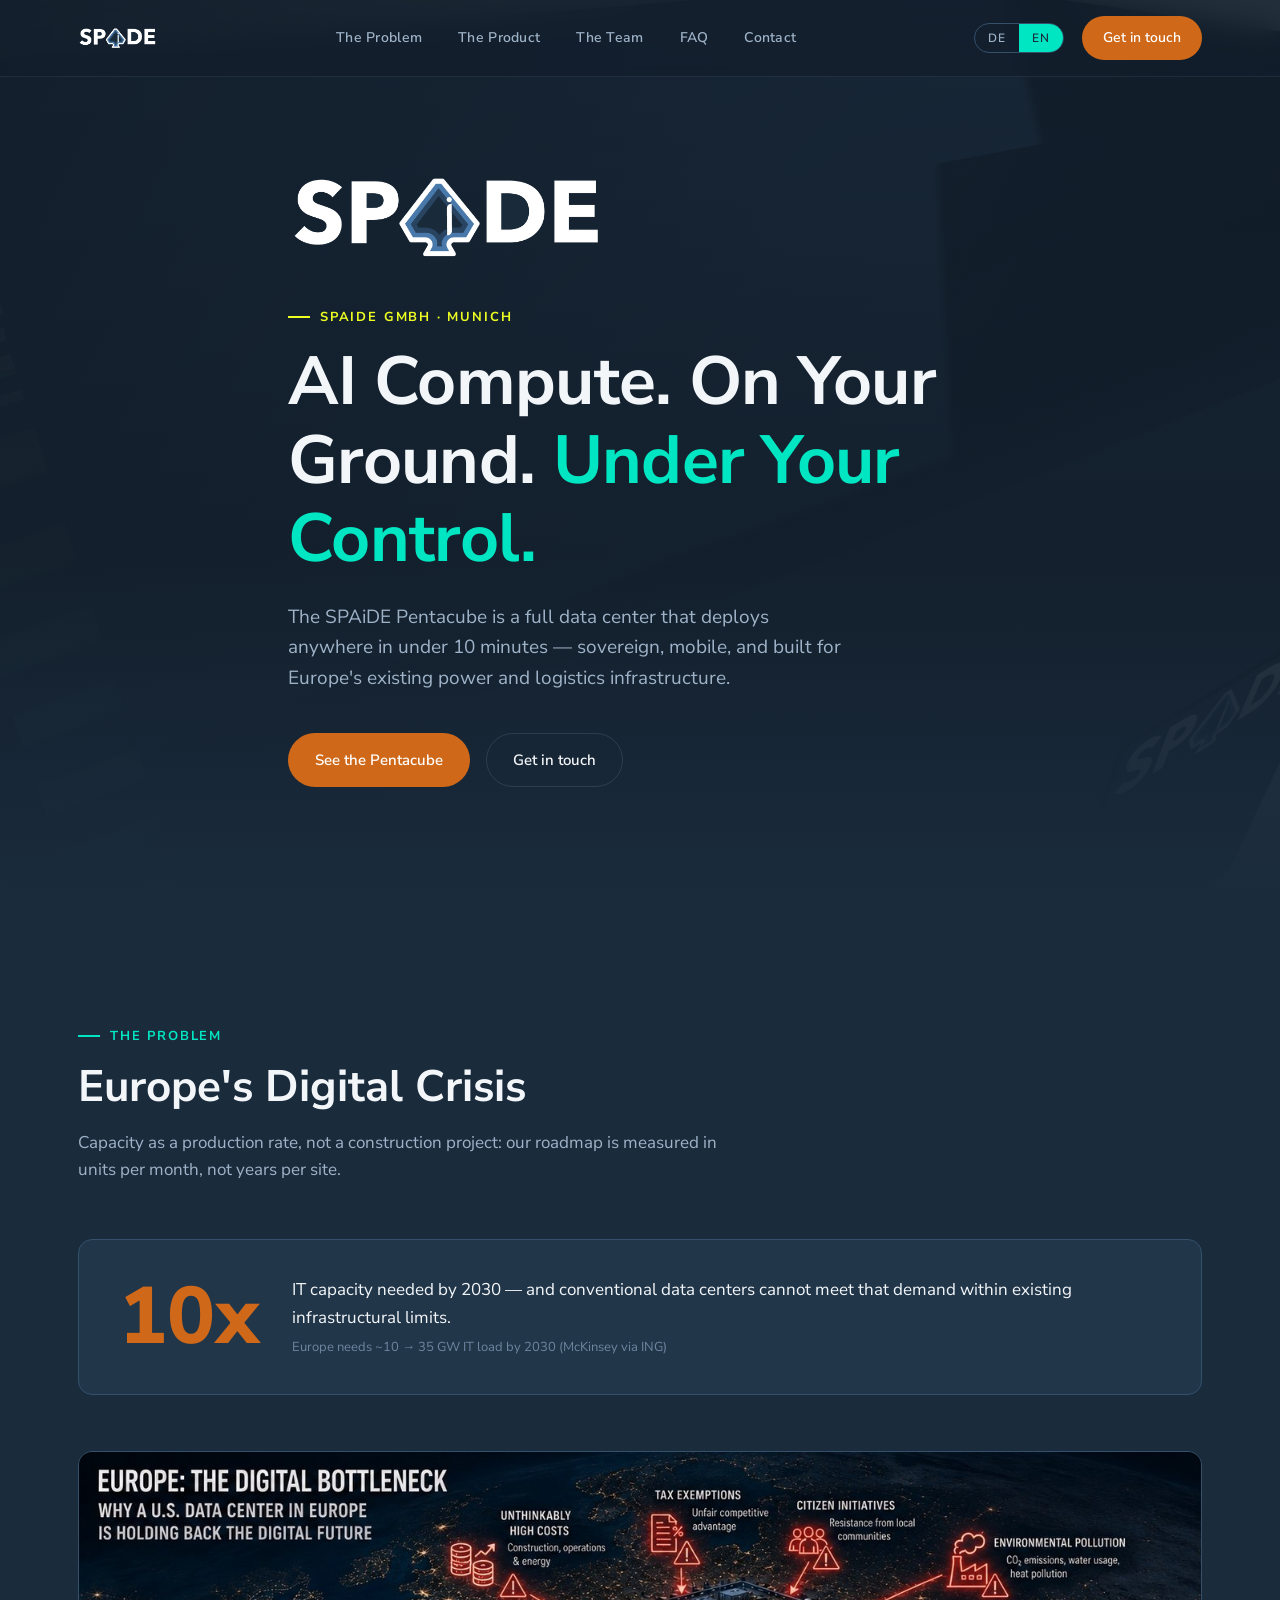
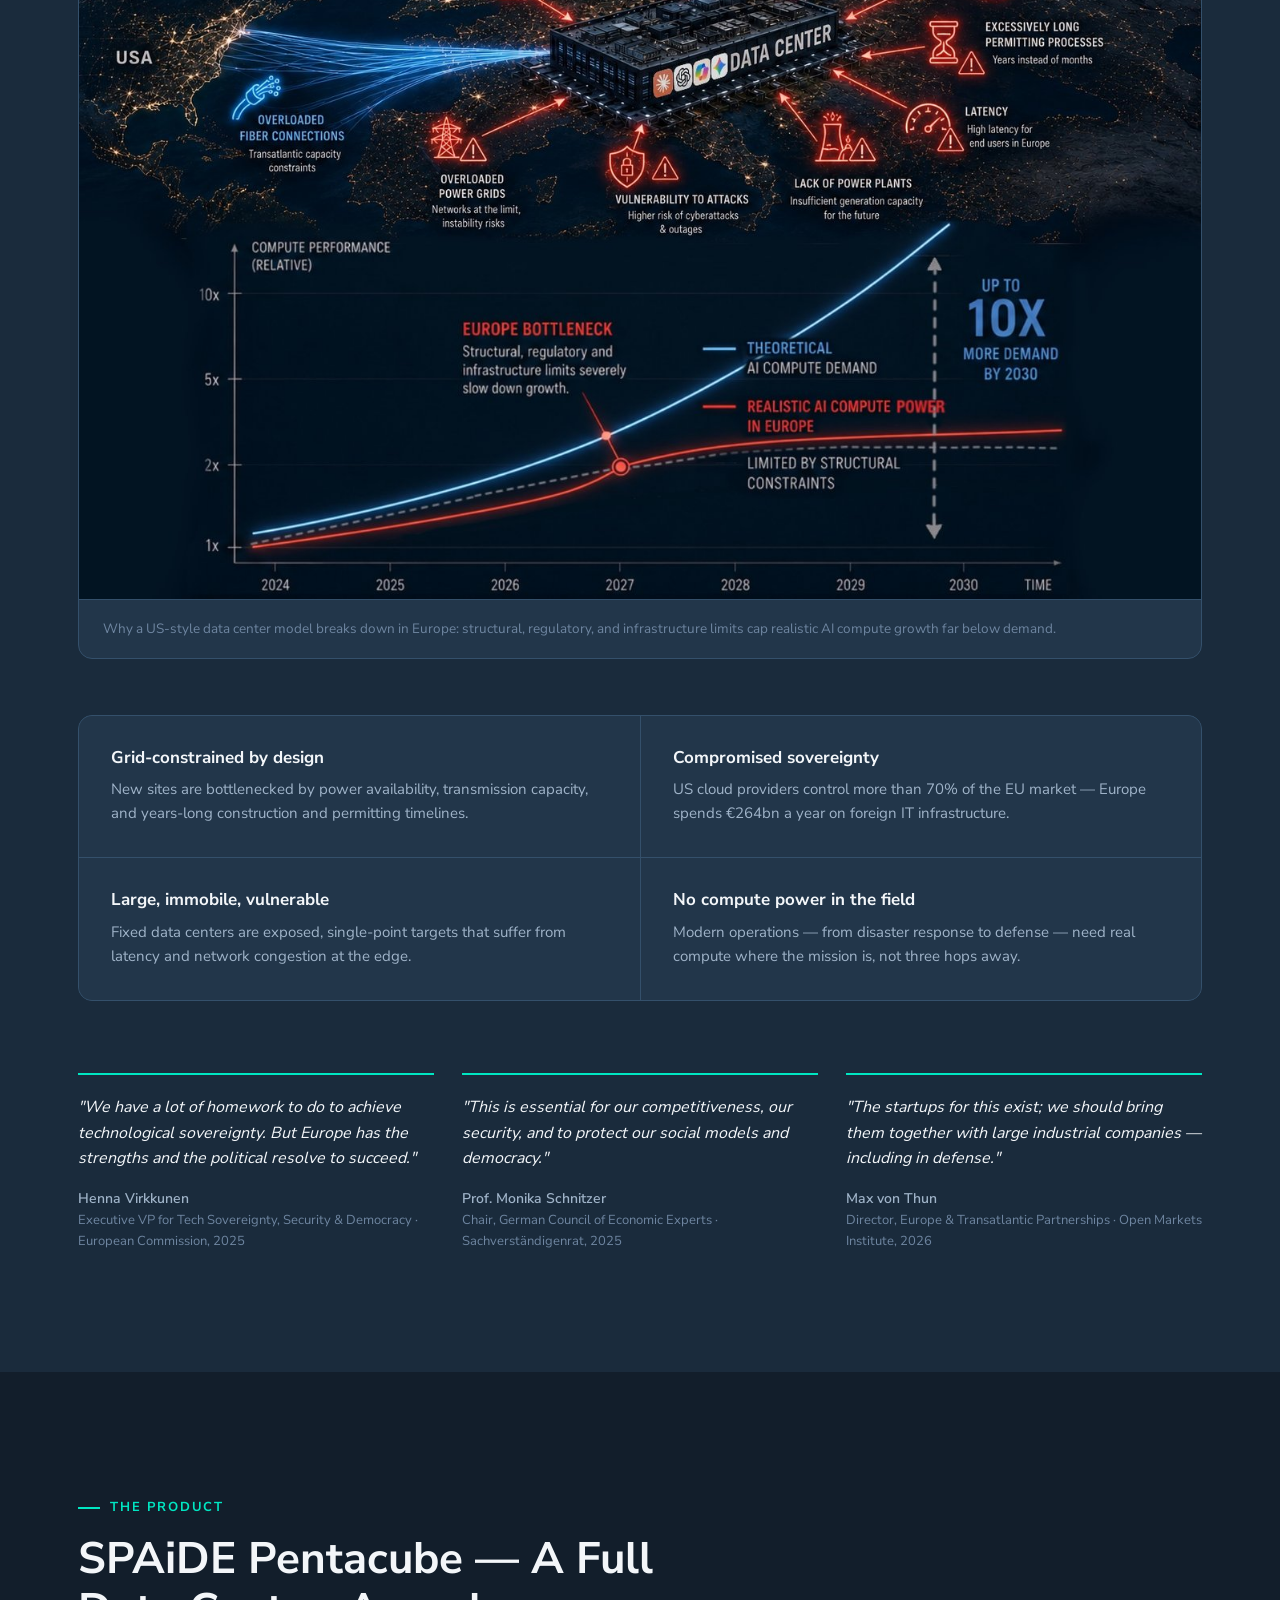
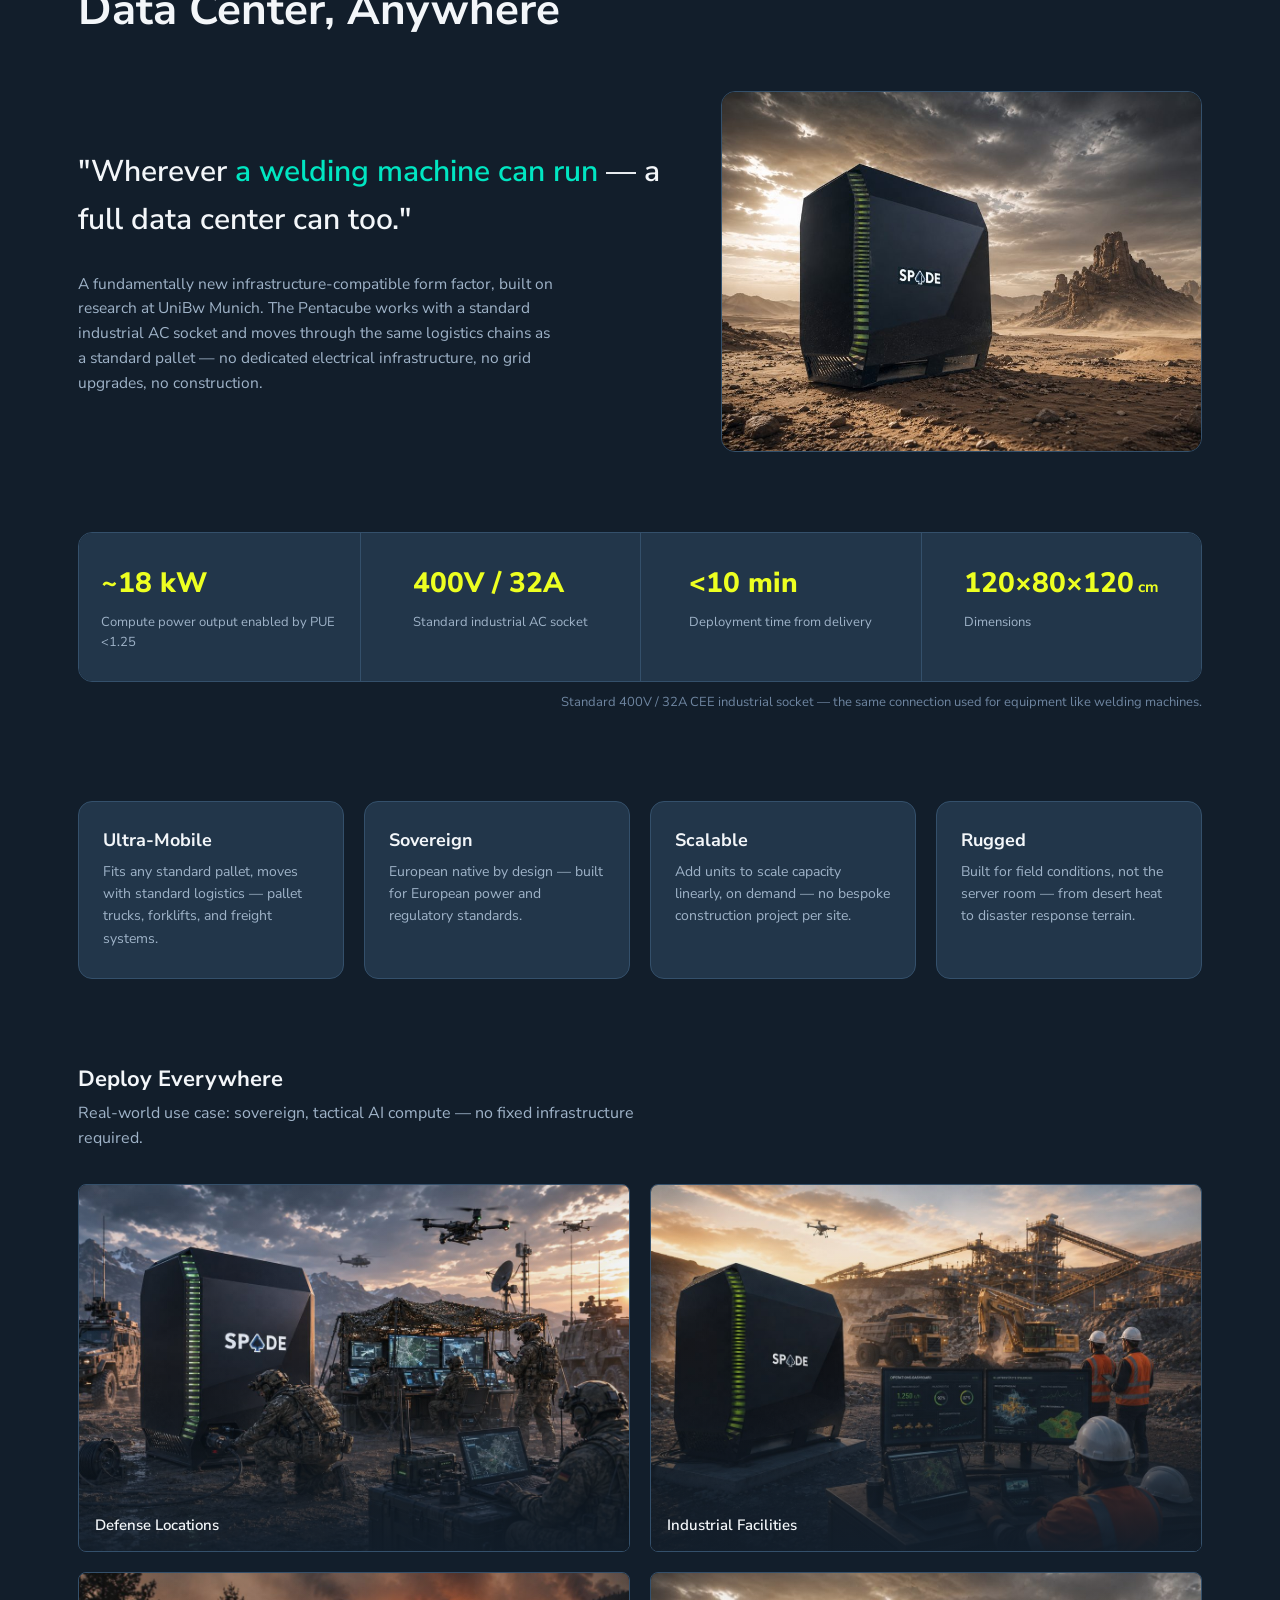
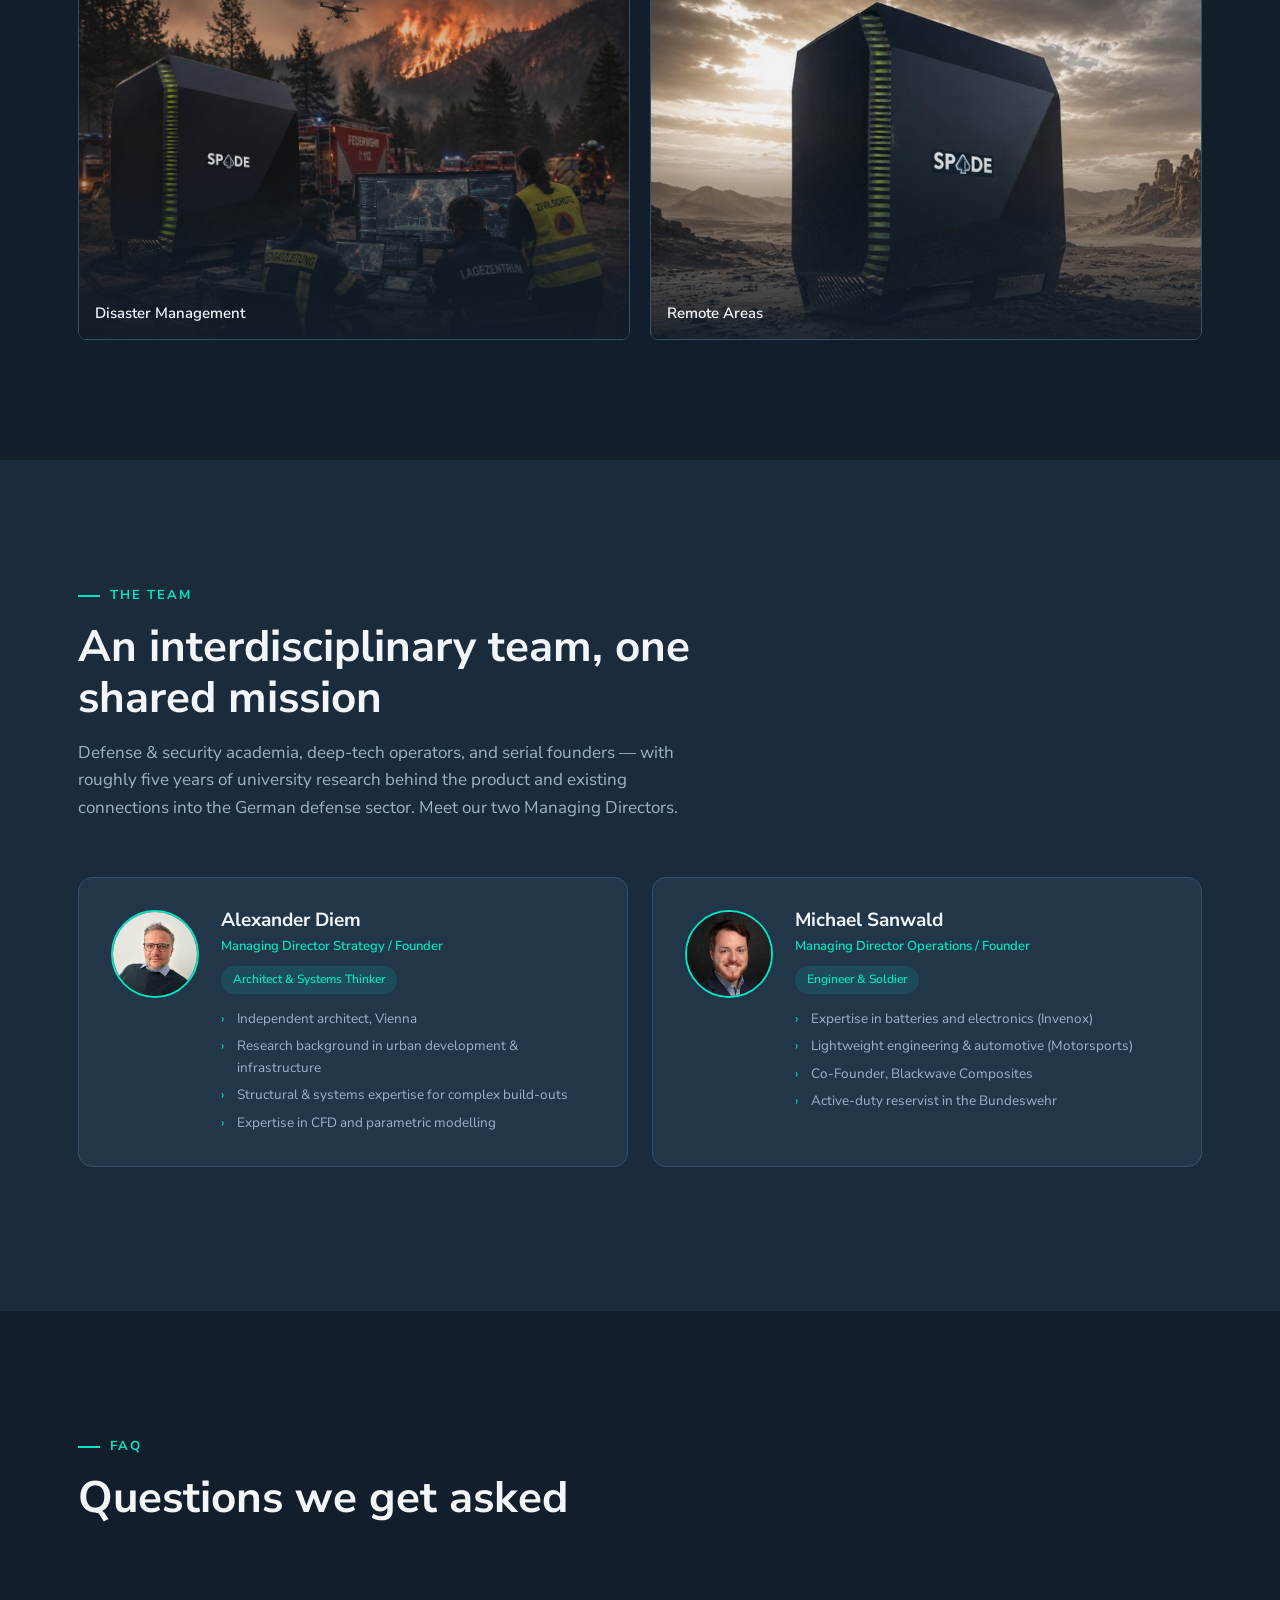
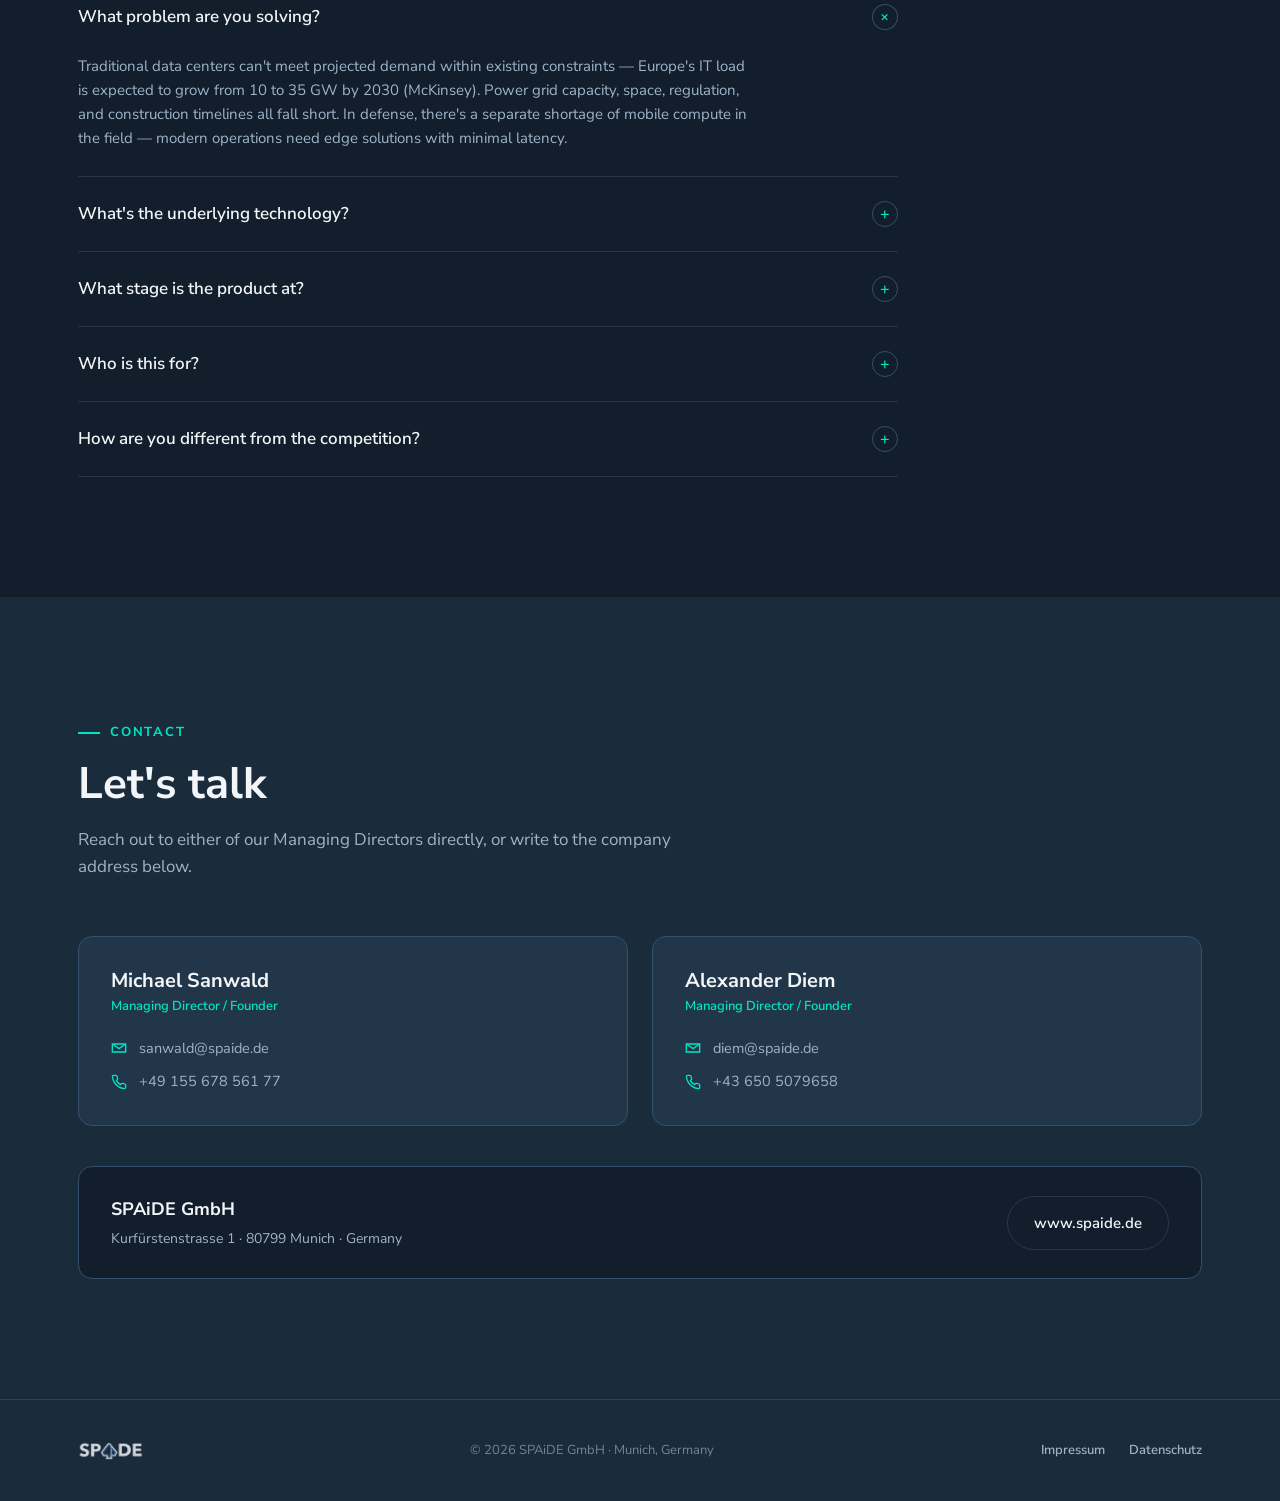
<file: index.html>
<!DOCTYPE html>
<html lang="en">
<head>
<meta charset="UTF-8">
<meta name="viewport" content="width=device-width, initial-scale=1.0">
<title>SPAiDE — AI Compute. On Your Ground. Under Your Control.</title>
<meta name="description" content="The SPAiDE Pentacube is a modular, mobile data center that deploys anywhere in under 10 minutes — sovereign, European, and built for standard power and logistics infrastructure.">

<link rel="icon" type="image/png" sizes="32x32" href="favicon-32.png">
<link rel="apple-touch-icon" sizes="180x180" href="favicon-180.png">

<link rel="stylesheet" href="styles.css">
</head>
<body>

<!-- ============================ NAV ============================ -->
<nav class="nav">
  <div class="container">
    <a href="#top" class="nav-logo"><img src="logo-white.png" alt="SPAiDE"></a>
    <ul class="nav-links" id="navLinks">
      <li><a href="#problem" data-i18n="nav.problem">The Problem</a></li>
      <li><a href="#product" data-i18n="nav.product">The Product</a></li>
      <li><a href="#team" data-i18n="nav.team">The Team</a></li>
      <li><a href="#faq" data-i18n="nav.faq">FAQ</a></li>
      <li><a href="#contact" data-i18n="nav.contact">Contact</a></li>
    </ul>
    <div class="nav-cta">
      <div class="lang-switch" role="group" aria-label="Sprache / Language">
        <button type="button" data-lang="de" aria-pressed="false">DE</button>
        <button type="button" data-lang="en" aria-pressed="true" class="active">EN</button>
      </div>
      <a href="#contact" class="btn btn-primary" data-i18n="cta.touch">Get in touch</a>
    </div>
    <button class="nav-toggle" id="navToggle" aria-label="Toggle menu" data-i18n-attr="aria-label:nav.menu">
      <svg viewBox="0 0 24 24" fill="none" stroke="currentColor" stroke-width="2"><path d="M3 6h18M3 12h18M3 18h18"/></svg>
    </button>
  </div>
</nav>

<!-- ============================ HERO ============================ -->
<header class="hero" id="top">
  <div class="container hero-content">
    <img src="logo-white.png" alt="SPAiDE" class="hero-logo">
    <div class="eyebrow" data-i18n="hero.eyebrow">SPAiDE GmbH · Munich</div>
    <h1 data-i18n="hero.h1">AI Compute. On Your Ground. <em>Under Your Control.</em></h1>
    <p class="hero-sub" data-i18n="hero.sub">The SPAiDE Pentacube is a full data center that deploys anywhere in under 10&nbsp;minutes — sovereign, mobile, and built for Europe's existing power and logistics infrastructure.</p>
    <div class="hero-actions">
      <a href="#product" class="btn btn-primary" data-i18n="cta.see">See the Pentacube</a>
      <a href="#contact" class="btn btn-ghost" data-i18n="cta.touch2">Get in touch</a>
    </div>
  </div>
</header>

<!-- ============================ THE PROBLEM ============================ -->
<section class="section" id="problem">
  <div class="container">
    <div class="section-head">
      <div class="eyebrow" data-i18n="nav.problem">The Problem</div>
      <h2 data-i18n="problem.h2">Europe's Digital Crisis</h2>
      <p data-i18n="problem.sub">Capacity as a production rate, not a construction project: our roadmap is measured in units per month, not years per site.</p>
    </div>

    <div class="stat-callout">
      <div class="num">10x</div>
      <div class="txt"><span data-i18n="problem.stat">IT capacity needed by 2030 — and conventional data centers cannot meet that demand within existing infrastructural limits.</span>
        <small data-i18n="problem.stat.src">Europe needs ~10 → 35 GW IT load by 2030 (McKinsey via ING)</small>
      </div>
    </div>

    <figure class="problem-figure">
      <img src="problem-bottleneck.jpg" alt="Infographic: Europe's digital bottleneck — a US data center in Europe surrounded by structural constraints such as overloaded power grids, permitting delays, and latency, limiting realistic AI compute growth to a fraction of theoretical demand by 2030." data-i18n-attr="alt:problem.fig.alt">
      <figcaption data-i18n="problem.fig.cap">Why a US-style data center model breaks down in Europe: structural, regulatory, and infrastructure limits cap realistic AI compute growth far below demand.</figcaption>
    </figure>

    <div class="problem-grid">
      <div class="cell">
        <h4 data-i18n="problem.c1.h">Grid-constrained by design</h4>
        <p data-i18n="problem.c1.p">New sites are bottlenecked by power availability, transmission capacity, and years-long construction and permitting timelines.</p>
      </div>
      <div class="cell">
        <h4 data-i18n="problem.c2.h">Compromised sovereignty</h4>
        <p data-i18n="problem.c2.p">US cloud providers control more than 70% of the EU market — Europe spends €264bn a year on foreign IT infrastructure.</p>
      </div>
      <div class="cell">
        <h4 data-i18n="problem.c3.h">Large, immobile, vulnerable</h4>
        <p data-i18n="problem.c3.p">Fixed data centers are exposed, single-point targets that suffer from latency and network congestion at the edge.</p>
      </div>
      <div class="cell">
        <h4 data-i18n="problem.c4.h">No compute power in the field</h4>
        <p data-i18n="problem.c4.p">Modern operations — from disaster response to defense — need real compute where the mission is, not three hops away.</p>
      </div>
    </div>

    <div class="quotes">
      <div class="quote">
        <p lang="en">"We have a lot of homework to do to achieve technological sovereignty. But Europe has the strengths and the political resolve to succeed."</p>
        <cite><b>Henna Virkkunen</b><span data-i18n="q1.role">Executive VP for Tech Sovereignty, Security &amp; Democracy</span> · European Commission, 2025</cite>
      </div>
      <div class="quote">
        <p lang="en">"This is essential for our competitiveness, our security, and to protect our social models and democracy."</p>
        <cite><b>Prof. Monika Schnitzer</b><span data-i18n="q2.role">Chair, German Council of Economic Experts</span> · Sachverständigenrat, 2025</cite>
      </div>
      <div class="quote">
        <p lang="en">"The startups for this exist; we should bring them together with large industrial companies — including in defense."</p>
        <cite><b>Max von Thun</b><span data-i18n="q3.role">Director, Europe &amp; Transatlantic Partnerships</span> · Open Markets Institute, 2026</cite>
      </div>
    </div>
  </div>
</section>

<!-- ============================ THE PRODUCT ============================ -->
<section class="section section--alt" id="product">
  <div class="container">
    <div class="section-head">
      <div class="eyebrow" data-i18n="nav.product">The Product</div>
      <h2 data-i18n="product.h2">SPAiDE Pentacube — A Full Data Center, Anywhere</h2>
    </div>

    <div class="product-hero">
      <div>
        <p class="tagline" data-i18n="product.tag">"Wherever <em>a welding machine can run</em> — a full data center can too."</p>
        <p style="color:var(--slate); font-size:15.5px; max-width:480px;" data-i18n="product.p">A fundamentally new infrastructure-compatible form factor, built on research at UniBw Munich. The Pentacube works with a standard industrial AC socket and moves through the same logistics chains as a standard pallet — no dedicated electrical infrastructure, no grid upgrades, no construction.</p>
      </div>
      <div class="product-photo">
        <img src="product-mountain.jpg" alt="SPAiDE Pentacube deployed in a remote mountain landscape" data-i18n-attr="alt:product.photo.alt">
      </div>
    </div>

    <div class="spec-strip">
      <div class="spec"><div class="spec-in"><div class="val">~18 kW</div><div class="lbl" data-i18n="spec1">Compute power output enabled by PUE &lt;1.25</div></div></div>
      <div class="spec"><div class="spec-in"><div class="val">400V / 32A</div><div class="lbl" data-i18n="spec2">Standard industrial AC socket</div></div></div>
      <div class="spec"><div class="spec-in"><div class="val">&lt;10 min</div><div class="lbl" data-i18n="spec3">Deployment time from delivery</div></div></div>
      <div class="spec"><div class="spec-in"><div class="val">120×80×120<small>cm</small></div><div class="lbl" data-i18n="spec4">Dimensions</div></div></div>
    </div>
    <p class="spec-note" data-i18n="spec.note">Standard 400V / 32A CEE industrial socket — the same connection used for equipment like welding machines.</p>

    <div class="why-grid">
      <div class="why-card">
        <h4 data-i18n="why1.h">Ultra-Mobile</h4>
        <p data-i18n="why1.p">Fits any standard pallet, moves with standard logistics — pallet trucks, forklifts, and freight systems.</p>
      </div>
      <div class="why-card">
        <h4 data-i18n="why2.h">Sovereign</h4>
        <p data-i18n="why2.p">European native by design — built for European power and regulatory standards.</p>
      </div>
      <div class="why-card">
        <h4 data-i18n="why3.h">Scalable</h4>
        <p data-i18n="why3.p">Add units to scale capacity linearly, on demand — no bespoke construction project per site.</p>
      </div>
      <div class="why-card">
        <h4 data-i18n="why4.h">Rugged</h4>
        <p data-i18n="why4.p">Built for field conditions, not the server room — from desert heat to disaster response terrain.</p>
      </div>
    </div>

    <div class="deploy-gallery">
      <h3 data-i18n="deploy.h">Deploy Everywhere</h3>
      <p data-i18n="deploy.p">Real-world use case: sovereign, tactical AI compute — no fixed infrastructure required.</p>
      <div class="gallery-grid">
        <div class="gallery-item">
          <img src="usecase-defense.jpg" alt="Pentacube deployed at a defense field operations site" data-i18n-attr="alt:g1.alt">
          <span data-i18n="g1.l">Defense Locations</span>
        </div>
        <div class="gallery-item">
          <img src="usecase-industrial.jpg" alt="Pentacube deployed at an industrial facility" data-i18n-attr="alt:g2.alt">
          <span data-i18n="g2.l">Industrial Facilities</span>
        </div>
        <div class="gallery-item">
          <img src="usecase-disaster.jpg" alt="Pentacube deployed during disaster response" data-i18n-attr="alt:g3.alt">
          <span data-i18n="g3.l">Disaster Management</span>
        </div>
        <div class="gallery-item">
          <img src="product-desert.jpg" alt="Pentacube deployed in a remote desert area" data-i18n-attr="alt:g4.alt">
          <span data-i18n="g4.l">Remote Areas</span>
        </div>
      </div>
    </div>
  </div>
</section>

<!-- ============================ THE TEAM ============================ -->
<section class="section" id="team">
  <div class="container">
    <div class="section-head">
      <div class="eyebrow" data-i18n="nav.team">The Team</div>
      <h2 data-i18n="team.h2">An interdisciplinary team, one shared mission</h2>
      <p data-i18n="team.sub">Defense &amp; security academia, deep-tech operators, and serial founders — with roughly five years of university research behind the product and existing connections into the German defense sector. Meet our two Managing Directors.</p>
    </div>

    <div class="team-leads">
      <div class="team-card">
        <img src="team-diem.jpg" alt="Alexander Diem">
        <div>
          <h4>Alexander Diem</h4>
          <div class="role" data-i18n="team.diem.role">Managing Director Strategy / Founder</div>
          <span class="tag" data-i18n="team.diem.tag">Architect &amp; Systems Thinker</span>
          <ul>
            <li data-i18n="team.diem.b1">Independent architect, Vienna</li>
            <li data-i18n="team.diem.b2">Research background in urban development &amp; infrastructure</li>
            <li data-i18n="team.diem.b3">Structural &amp; systems expertise for complex build-outs</li>
            <li data-i18n="team.diem.b4">Expertise in CFD and parametric modelling</li>
          </ul>
        </div>
      </div>
      <div class="team-card">
        <img src="team-sanwald.jpg" alt="Michael Sanwald">
        <div>
          <h4>Michael Sanwald</h4>
          <div class="role" data-i18n="team.san.role">Managing Director Operations / Founder</div>
          <span class="tag" data-i18n="team.san.tag">Engineer &amp; Soldier</span>
          <ul>
            <li data-i18n="team.san.b1">Expertise in batteries and electronics (Invenox)</li>
            <li data-i18n="team.san.b2">Lightweight engineering &amp; automotive (Motorsports)</li>
            <li data-i18n="team.san.b3">Co-Founder, Blackwave Composites</li>
            <li data-i18n="team.san.b4">Active-duty reservist in the Bundeswehr</li>
          </ul>
        </div>
      </div>
    </div>
  </div>
</section>

<!-- ============================ FAQ ============================ -->
<section class="section section--alt" id="faq">
  <div class="container">
    <div class="section-head">
      <div class="eyebrow" data-i18n="nav.faq">FAQ</div>
      <h2 data-i18n="faq.h2">Questions we get asked</h2>
    </div>

    <div class="faq-list" id="faqList">

      <div class="faq-item open">
        <button class="faq-q"><span data-i18n="f1.q">What problem are you solving?</span><span class="icon">+</span></button>
        <div class="faq-a"><p data-i18n="f1.a">Traditional data centers can't meet projected demand within existing constraints — Europe's IT load is expected to grow from 10 to 35 GW by 2030 (McKinsey). Power grid capacity, space, regulation, and construction timelines all fall short. In defense, there's a separate shortage of mobile compute in the field — modern operations need edge solutions with minimal latency.</p></div>
      </div>

      <div class="faq-item">
        <button class="faq-q"><span data-i18n="f2.q">What's the underlying technology?</span><span class="icon">+</span></button>
        <div class="faq-a"><p data-i18n="f2.a">The Pentacube runs on a standard 400V/32A CEE industrial socket — the same connection used for welding machines — delivering around 18 kW of usable compute without dedicated electrical infrastructure or grid upgrades. Its standard pallet dimensions (120×80×120 cm) make it fully compatible with standard logistics, enabling deployment in under 10 minutes.</p></div>
      </div>

      <div class="faq-item">
        <button class="faq-q"><span data-i18n="f3.q">What stage is the product at?</span><span class="icon">+</span></button>
        <div class="faq-a"><p data-i18n="f3.a">It follows roughly five years of underlying university research — this is the first time that research is being turned into a working product.</p></div>
      </div>

      <div class="faq-item">
        <button class="faq-q"><span data-i18n="f4.q">Who is this for?</span><span class="icon">+</span></button>
        <div class="faq-a"><p data-i18n="f4.a">The following are examples of potential customers: Military &amp; Government (NATO, Bundeswehr, Police, Civil Protection); Energy &amp; Industry (wind farms, oil platforms, mining, construction); Events &amp; Broadcast; Humanitarian Aid (UNHCR, Red Cross, NGOs, disaster relief); and Field Research. In essence, it is for anyone who wants to make use of the limitless possibilities of mobile compute.</p></div>
      </div>

      <div class="faq-item">
        <button class="faq-q"><span data-i18n="f6.q">How are you different from the competition?</span><span class="icon">+</span></button>
        <div class="faq-a"><p data-i18n="f6.a">One competitor builds stationary, bulky rack enclosures — not mobile, rugged, or compact. Another is capable and plug-and-play but not European, and lacks ultra-mobility and quick availability. A third treats data center infrastructure as a sub-division. SPAiDE is a genuinely European company, fully compatible with the European power grid, in a smaller sub-container format built for last-mile deployment.</p></div>
      </div>

    </div>
  </div>
</section>

<!-- ============================ CONTACT ============================ -->
<section class="section" id="contact">
  <div class="container">
    <div class="section-head">
      <div class="eyebrow" data-i18n="nav.contact">Contact</div>
      <h2 data-i18n="contact.h2">Let's talk</h2>
      <p data-i18n="contact.sub">Reach out to either of our Managing Directors directly, or write to the company address below.</p>
    </div>

    <div class="contact-grid">
      <div class="contact-card">
        <h4>Michael Sanwald</h4>
        <div class="role" data-i18n="contact.role1">Managing Director / Founder</div>
        <div class="contact-line">
          <svg viewBox="0 0 24 24" fill="none" stroke="currentColor" stroke-width="2"><path d="M22 6l-10 7L2 6"/><path d="M2 6h20v12H2z"/></svg>
          <a href="mailto:sanwald@spaide.de">sanwald@spaide.de</a>
        </div>
        <div class="contact-line">
          <svg viewBox="0 0 24 24" fill="none" stroke="currentColor" stroke-width="2"><path d="M22 16.92v3a2 2 0 0 1-2.18 2 19.79 19.79 0 0 1-8.63-3.07 19.5 19.5 0 0 1-6-6 19.79 19.79 0 0 1-3.07-8.67A2 2 0 0 1 4.11 2h3a2 2 0 0 1 2 1.72c.127.96.361 1.903.7 2.81a2 2 0 0 1-.45 2.11L8.09 9.91a16 16 0 0 0 6 6l1.27-1.27a2 2 0 0 1 2.11-.45c.907.339 1.85.573 2.81.7A2 2 0 0 1 22 16.92z"/></svg>
          <a href="tel:+4915567856177">+49 155 678 561 77</a>
        </div>
      </div>
      <div class="contact-card">
        <h4>Alexander Diem</h4>
        <div class="role" data-i18n="contact.role2">Managing Director / Founder</div>
        <div class="contact-line">
          <svg viewBox="0 0 24 24" fill="none" stroke="currentColor" stroke-width="2"><path d="M22 6l-10 7L2 6"/><path d="M2 6h20v12H2z"/></svg>
          <a href="mailto:diem@spaide.de">diem@spaide.de</a>
        </div>
        <div class="contact-line">
          <svg viewBox="0 0 24 24" fill="none" stroke="currentColor" stroke-width="2"><path d="M22 16.92v3a2 2 0 0 1-2.18 2 19.79 19.79 0 0 1-8.63-3.07 19.5 19.5 0 0 1-6-6 19.79 19.79 0 0 1-3.07-8.67A2 2 0 0 1 4.11 2h3a2 2 0 0 1 2 1.72c.127.96.361 1.903.7 2.81a2 2 0 0 1-.45 2.11L8.09 9.91a16 16 0 0 0 6 6l1.27-1.27a2 2 0 0 1 2.11-.45c.907.339 1.85.573 2.81.7A2 2 0 0 1 22 16.92z"/></svg>
          <a href="tel:+436505079658">+43 650 5079658</a>
        </div>
      </div>
    </div>

    <div class="contact-company">
      <div>
        <div class="name">SPAiDE GmbH</div>
        <div class="addr" data-i18n="contact.addr">Kurfürstenstrasse 1 · 80799 Munich · Germany</div>
      </div>
      <a href="https://www.spaide.de" class="btn btn-ghost" target="_blank" rel="noopener">www.spaide.de</a>
    </div>
  </div>
</section>

<!-- ============================ FOOTER ============================ -->
<footer>
  <div class="container">
    <img src="logo-white.png" alt="SPAiDE">
    <p data-i18n="footer.c">© 2026 SPAiDE GmbH · Munich, Germany</p>
    <nav class="footer-links" aria-label="Impressum und Datenschutz">
      <a href="impressum.html">Impressum</a>
      <a href="datenschutz.html">Datenschutz</a>
    </nav>
  </div>
</footer>

<script src="main.js"></script>
<script src="i18n.js"></script>
</body>
</html>
</file>
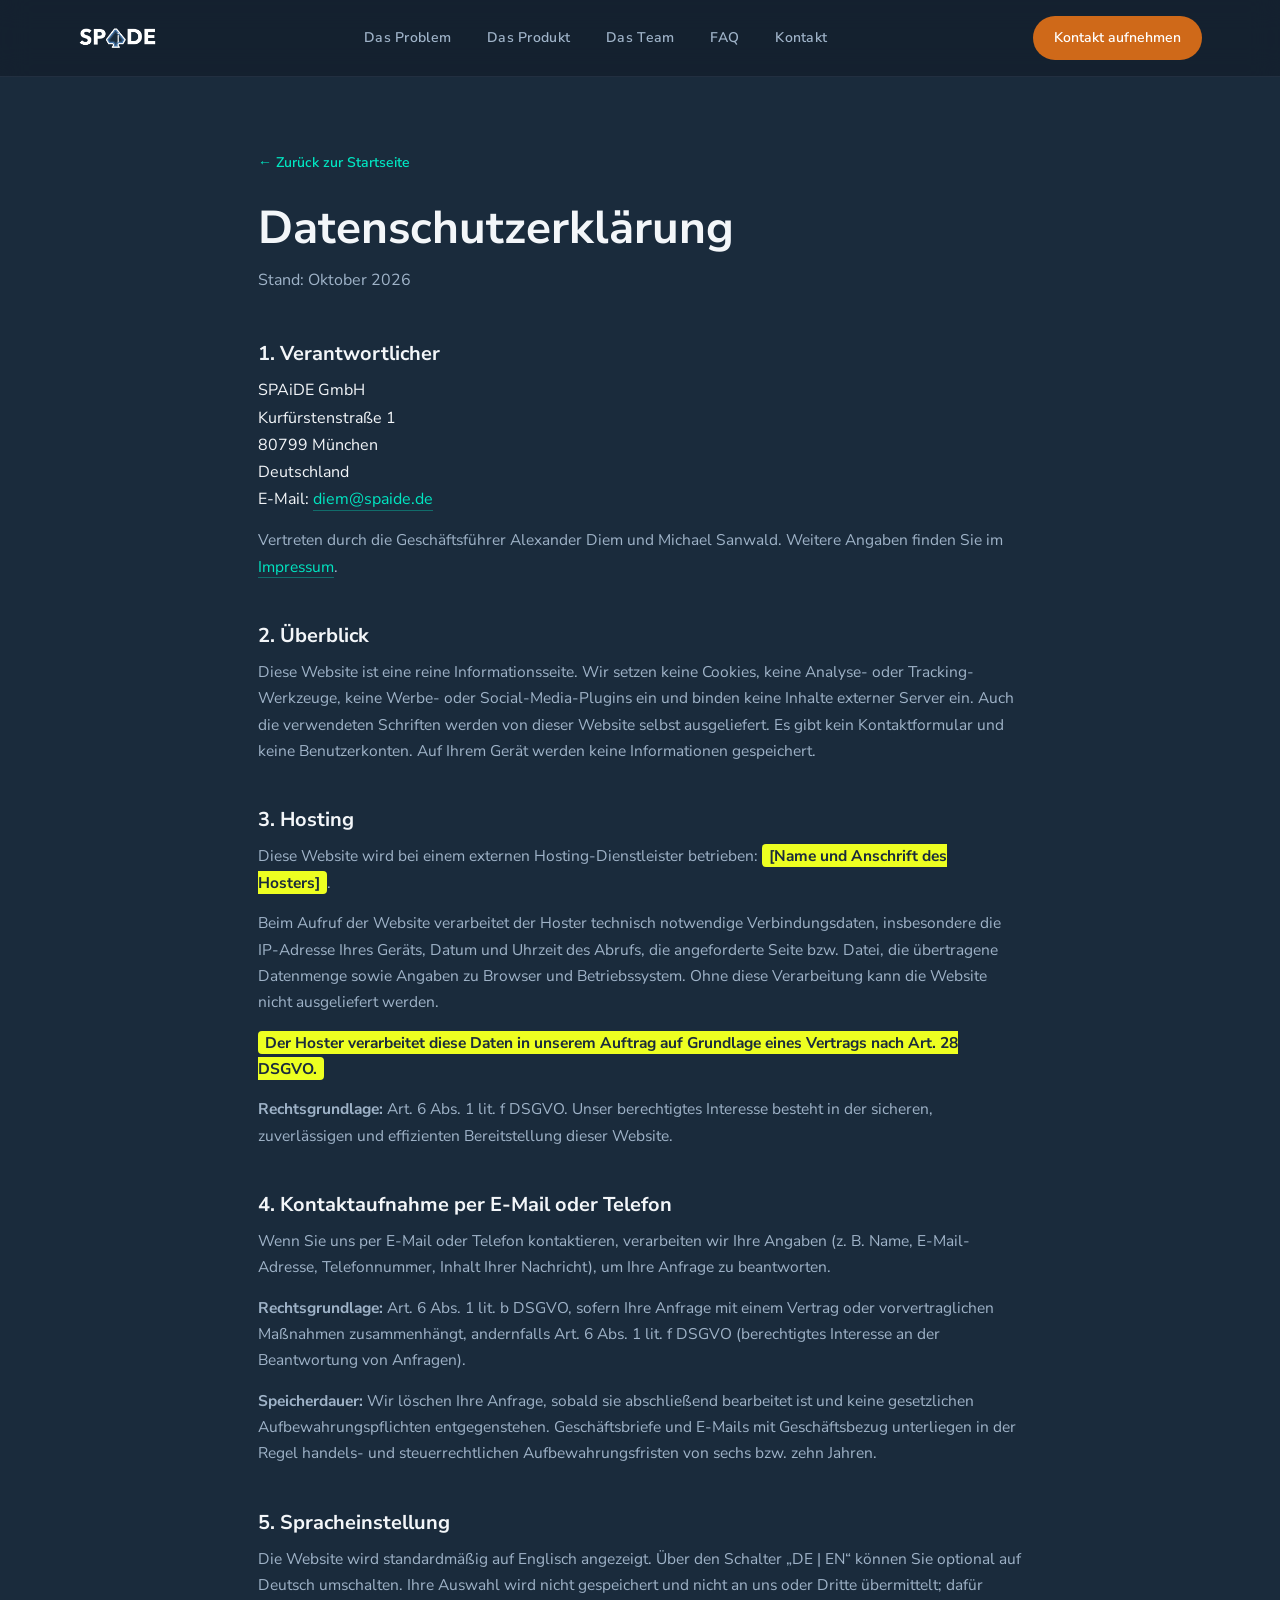
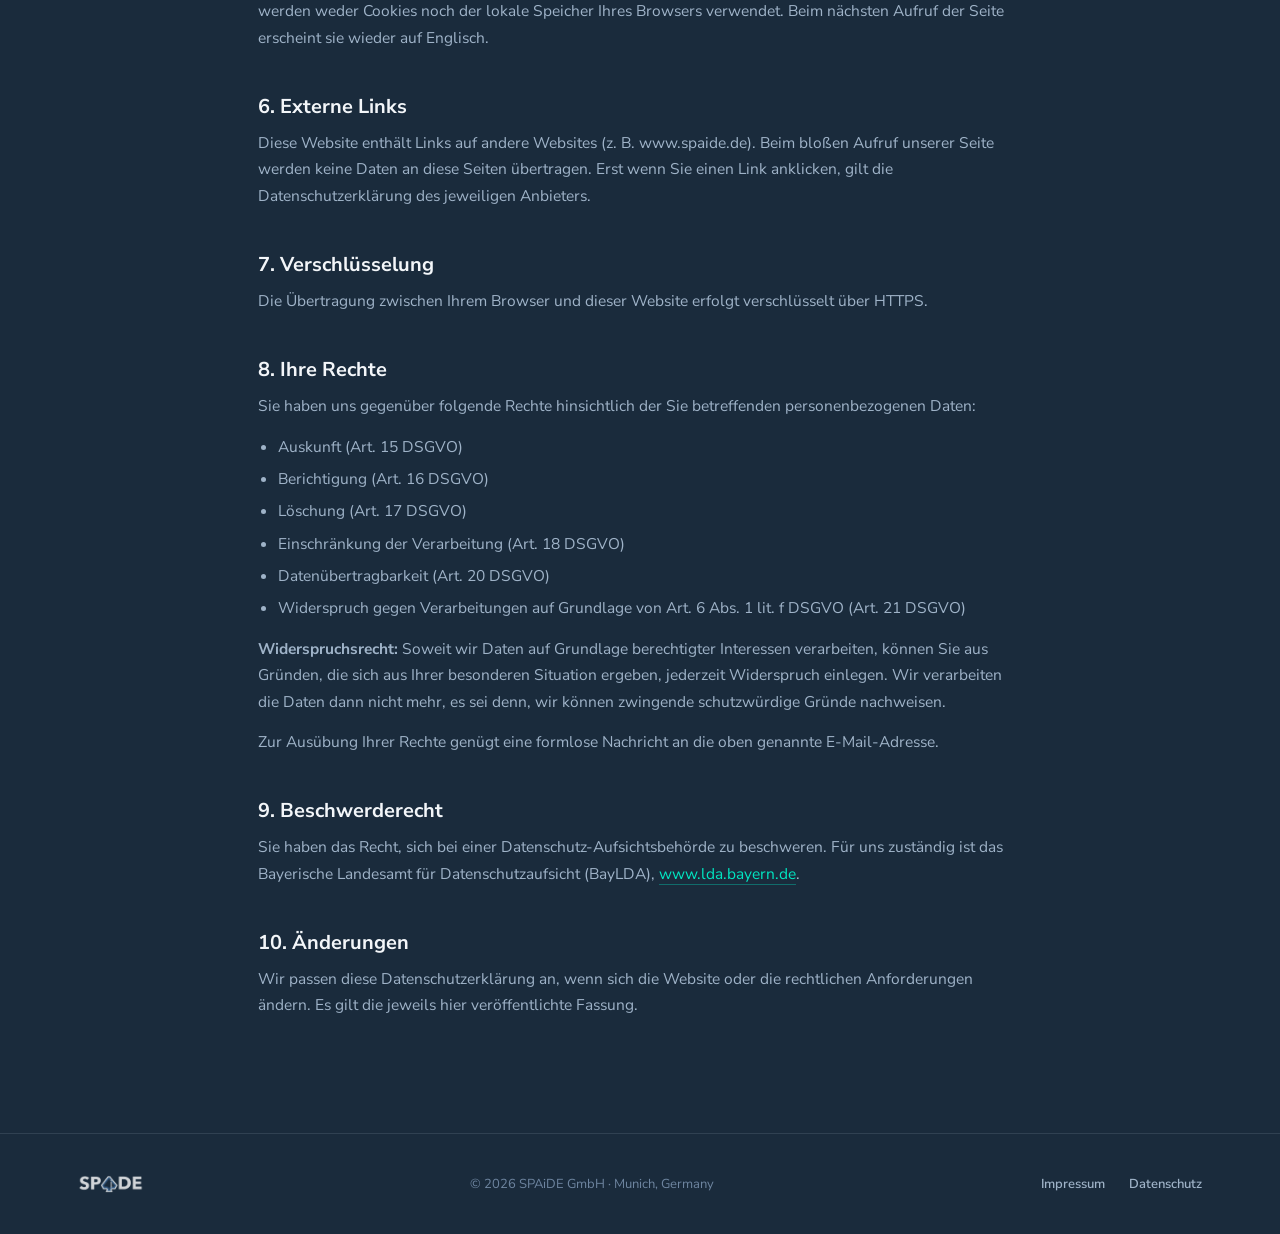
<file: datenschutz.html>
<!DOCTYPE html>
<html lang="de">
<head>
<meta charset="UTF-8">
<meta name="viewport" content="width=device-width, initial-scale=1.0">
<title>Datenschutzerklärung — SPAiDE</title>
<meta name="robots" content="noindex, follow">
<link rel="icon" type="image/png" sizes="32x32" href="favicon-32.png">
<link rel="apple-touch-icon" sizes="180x180" href="favicon-180.png">
<link rel="stylesheet" href="styles.css">
</head>
<body>

<nav class="nav">
  <div class="container">
    <a href="index.html#top" class="nav-logo"><img src="logo-white.png" alt="SPAiDE"></a>
    <ul class="nav-links" id="navLinks">
      <li><a href="index.html#problem">Das Problem</a></li>
      <li><a href="index.html#product">Das Produkt</a></li>
      <li><a href="index.html#team">Das Team</a></li>
      <li><a href="index.html#faq">FAQ</a></li>
      <li><a href="index.html#contact">Kontakt</a></li>
    </ul>
    <div class="nav-cta">
      <a href="index.html#contact" class="btn btn-primary">Kontakt aufnehmen</a>
    </div>
    <button class="nav-toggle" id="navToggle" aria-label="Menü öffnen oder schließen">
      <svg viewBox="0 0 24 24" fill="none" stroke="currentColor" stroke-width="2"><path d="M3 6h18M3 12h18M3 18h18"/></svg>
    </button>
  </div>
</nav>

<main class="legal">
  <div class="container">
    <a href="index.html" class="back">← Zurück zur Startseite</a>

    <h1>Datenschutzerklärung</h1>
    <p class="lead">Stand: Oktober 2026</p>

    <h2>1. Verantwortlicher</h2>
    <address>
      SPAiDE GmbH<br>
      Kurfürstenstraße 1<br>
      80799 München<br>
      Deutschland<br>
      E-Mail: <a href="mailto:diem@spaide.de">diem@spaide.de</a>
    </address>
    <p>Vertreten durch die Geschäftsführer Alexander Diem und Michael Sanwald. Weitere Angaben finden Sie im <a href="impressum.html">Impressum</a>.</p>

    <h2>2. Überblick</h2>
    <p>Diese Website ist eine reine Informationsseite. Wir setzen keine Cookies, keine Analyse- oder Tracking-Werkzeuge, keine Werbe- oder Social-Media-Plugins ein und binden keine Inhalte externer Server ein. Auch die verwendeten Schriften werden von dieser Website selbst ausgeliefert. Es gibt kein Kontaktformular und keine Benutzerkonten. Auf Ihrem Gerät werden keine Informationen gespeichert.</p>

    <h2>3. Hosting</h2>
    <!-- Hoster eintragen, sobald der Host feststeht. Sitzt der Hoster außerhalb der EU/des EWR, zusätzlich einen Absatz zur Drittlandübermittlung (Garantien nach Art. 44 ff. DSGVO) ergänzen. -->
    <p>Diese Website wird bei einem externen Hosting-Dienstleister betrieben: <span class="todo">[Name und Anschrift des Hosters]</span>.</p>
    <p>Beim Aufruf der Website verarbeitet der Hoster technisch notwendige Verbindungsdaten, insbesondere die IP-Adresse Ihres Geräts, Datum und Uhrzeit des Abrufs, die angeforderte Seite bzw. Datei, die übertragene Datenmenge sowie Angaben zu Browser und Betriebssystem. Ohne diese Verarbeitung kann die Website nicht ausgeliefert werden.</p>
    <p><span class="todo">Der Hoster verarbeitet diese Daten in unserem Auftrag auf Grundlage eines Vertrags nach Art. 28 DSGVO.</span></p>
    <p><strong>Rechtsgrundlage:</strong> Art. 6 Abs. 1 lit. f DSGVO. Unser berechtigtes Interesse besteht in der sicheren, zuverlässigen und effizienten Bereitstellung dieser Website.</p>

    <h2>4. Kontaktaufnahme per E-Mail oder Telefon</h2>
    <p>Wenn Sie uns per E-Mail oder Telefon kontaktieren, verarbeiten wir Ihre Angaben (z. B. Name, E-Mail-Adresse, Telefonnummer, Inhalt Ihrer Nachricht), um Ihre Anfrage zu beantworten.</p>
    <p><strong>Rechtsgrundlage:</strong> Art. 6 Abs. 1 lit. b DSGVO, sofern Ihre Anfrage mit einem Vertrag oder vorvertraglichen Maßnahmen zusammenhängt, andernfalls Art. 6 Abs. 1 lit. f DSGVO (berechtigtes Interesse an der Beantwortung von Anfragen).</p>
    <p><strong>Speicherdauer:</strong> Wir löschen Ihre Anfrage, sobald sie abschließend bearbeitet ist und keine gesetzlichen Aufbewahrungspflichten entgegenstehen. Geschäftsbriefe und E-Mails mit Geschäftsbezug unterliegen in der Regel handels- und steuerrechtlichen Aufbewahrungsfristen von sechs bzw. zehn Jahren.</p>

    <h2>5. Spracheinstellung</h2>
    <p>Die Website wird standardmäßig auf Englisch angezeigt. Über den Schalter „DE | EN“ können Sie optional auf Deutsch umschalten. Ihre Auswahl wird nicht gespeichert und nicht an uns oder Dritte übermittelt; dafür werden weder Cookies noch der lokale Speicher Ihres Browsers verwendet. Beim nächsten Aufruf der Seite erscheint sie wieder auf Englisch.</p>

    <h2>6. Externe Links</h2>
    <p>Diese Website enthält Links auf andere Websites (z. B. www.spaide.de). Beim bloßen Aufruf unserer Seite werden keine Daten an diese Seiten übertragen. Erst wenn Sie einen Link anklicken, gilt die Datenschutzerklärung des jeweiligen Anbieters.</p>

    <h2>7. Verschlüsselung</h2>
    <p>Die Übertragung zwischen Ihrem Browser und dieser Website erfolgt verschlüsselt über HTTPS.</p>

    <h2>8. Ihre Rechte</h2>
    <p>Sie haben uns gegenüber folgende Rechte hinsichtlich der Sie betreffenden personenbezogenen Daten:</p>
    <ul>
      <li>Auskunft (Art. 15 DSGVO)</li>
      <li>Berichtigung (Art. 16 DSGVO)</li>
      <li>Löschung (Art. 17 DSGVO)</li>
      <li>Einschränkung der Verarbeitung (Art. 18 DSGVO)</li>
      <li>Datenübertragbarkeit (Art. 20 DSGVO)</li>
      <li>Widerspruch gegen Verarbeitungen auf Grundlage von Art. 6 Abs. 1 lit. f DSGVO (Art. 21 DSGVO)</li>
    </ul>
    <p><strong>Widerspruchsrecht:</strong> Soweit wir Daten auf Grundlage berechtigter Interessen verarbeiten, können Sie aus Gründen, die sich aus Ihrer besonderen Situation ergeben, jederzeit Widerspruch einlegen. Wir verarbeiten die Daten dann nicht mehr, es sei denn, wir können zwingende schutzwürdige Gründe nachweisen.</p>
    <p>Zur Ausübung Ihrer Rechte genügt eine formlose Nachricht an die oben genannte E-Mail-Adresse.</p>

    <h2>9. Beschwerderecht</h2>
    <p>Sie haben das Recht, sich bei einer Datenschutz-Aufsichtsbehörde zu beschweren. Für uns zuständig ist das Bayerische Landesamt für Datenschutzaufsicht (BayLDA), <a href="https://www.lda.bayern.de" target="_blank" rel="noopener">www.lda.bayern.de</a>.</p>

    <h2>10. Änderungen</h2>
    <p>Wir passen diese Datenschutzerklärung an, wenn sich die Website oder die rechtlichen Anforderungen ändern. Es gilt die jeweils hier veröffentlichte Fassung.</p>

  </div>
</main>

<footer>
  <div class="container">
    <img src="logo-white.png" alt="SPAiDE">
    <p>© 2026 SPAiDE GmbH · Munich, Germany</p>
    <nav class="footer-links" aria-label="Rechtliches">
      <a href="impressum.html">Impressum</a>
      <a href="datenschutz.html">Datenschutz</a>
    </nav>
  </div>
</footer>

<script src="main.js"></script>
</body>
</html>
</file>
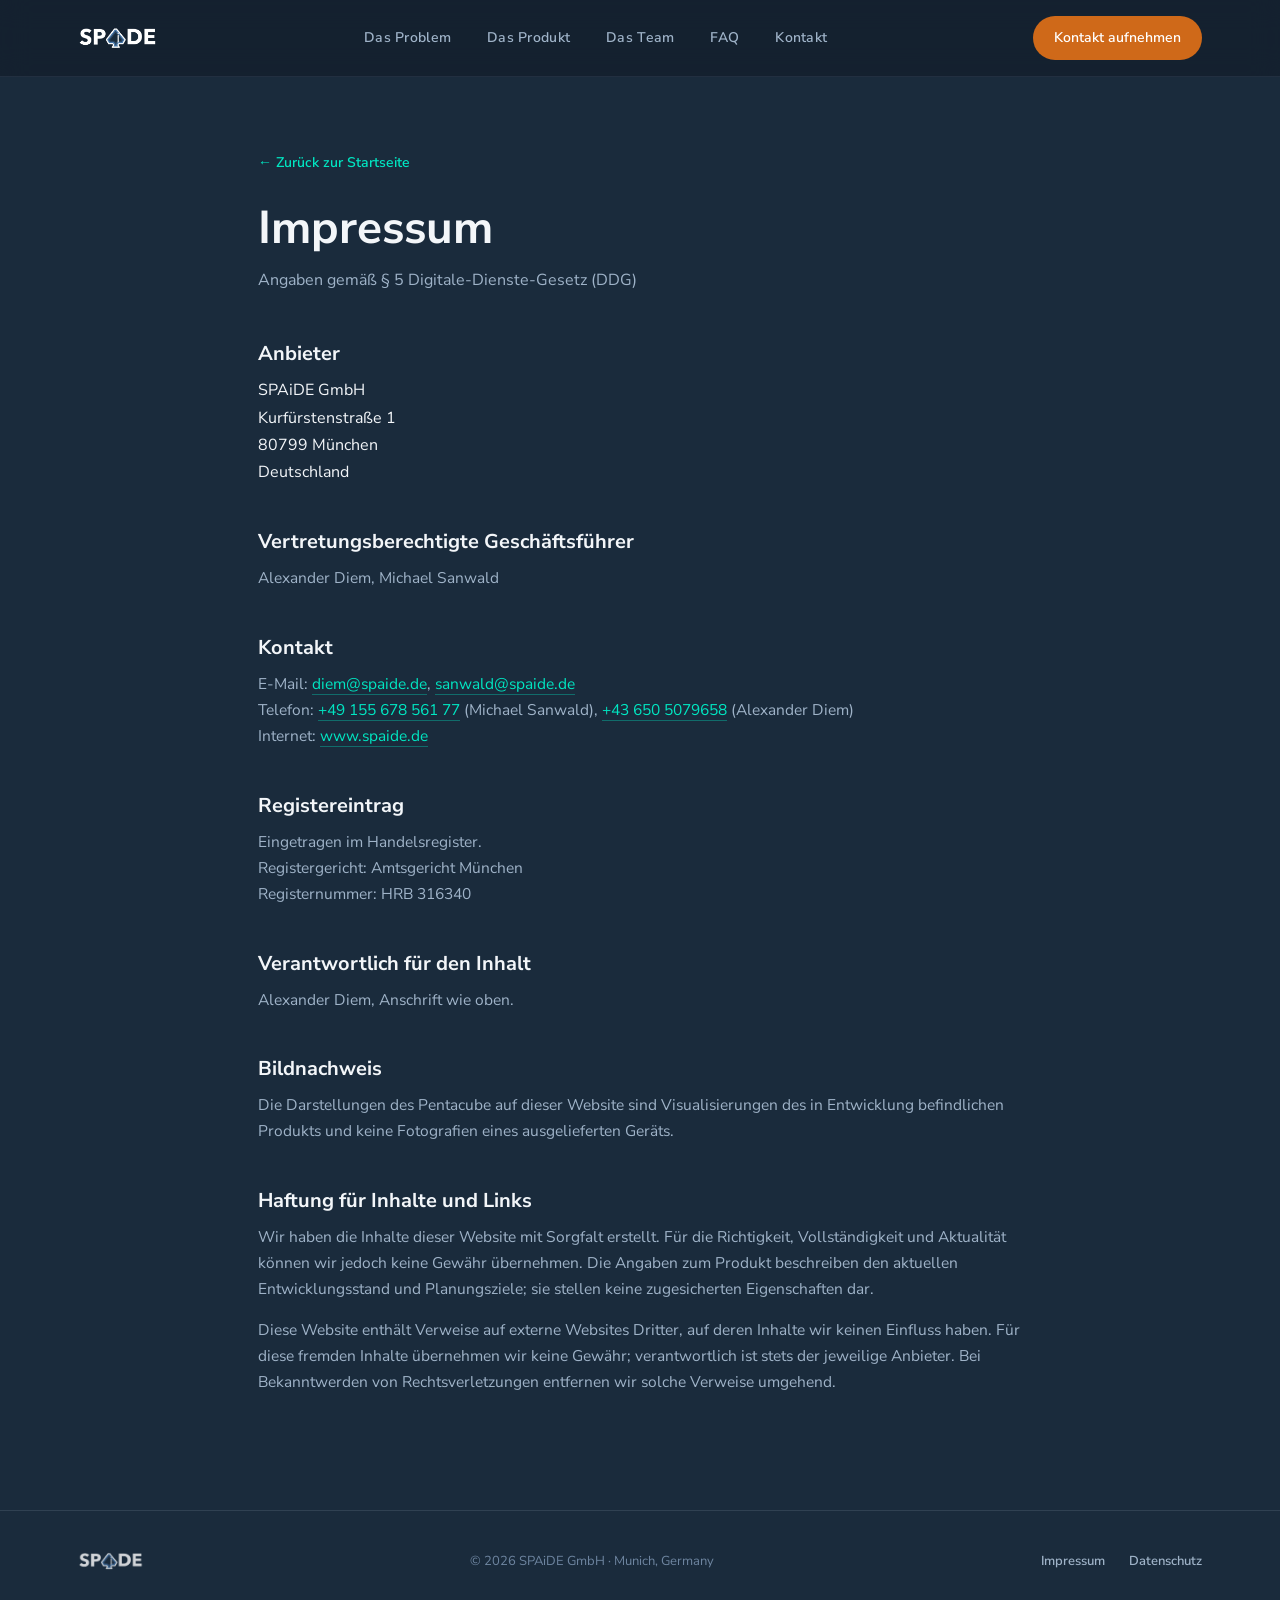
<file: impressum.html>
<!DOCTYPE html>
<html lang="de">
<head>
<meta charset="UTF-8">
<meta name="viewport" content="width=device-width, initial-scale=1.0">
<title>Impressum — SPAiDE</title>
<meta name="robots" content="noindex, follow">
<link rel="icon" type="image/png" sizes="32x32" href="favicon-32.png">
<link rel="apple-touch-icon" sizes="180x180" href="favicon-180.png">
<link rel="stylesheet" href="styles.css">
</head>
<body>

<nav class="nav">
  <div class="container">
    <a href="index.html#top" class="nav-logo"><img src="logo-white.png" alt="SPAiDE"></a>
    <ul class="nav-links" id="navLinks">
      <li><a href="index.html#problem">Das Problem</a></li>
      <li><a href="index.html#product">Das Produkt</a></li>
      <li><a href="index.html#team">Das Team</a></li>
      <li><a href="index.html#faq">FAQ</a></li>
      <li><a href="index.html#contact">Kontakt</a></li>
    </ul>
    <div class="nav-cta">
      <a href="index.html#contact" class="btn btn-primary">Kontakt aufnehmen</a>
    </div>
    <button class="nav-toggle" id="navToggle" aria-label="Menü öffnen oder schließen">
      <svg viewBox="0 0 24 24" fill="none" stroke="currentColor" stroke-width="2"><path d="M3 6h18M3 12h18M3 18h18"/></svg>
    </button>
  </div>
</nav>

<main class="legal">
  <div class="container">
    <a href="index.html" class="back">← Zurück zur Startseite</a>

    <h1>Impressum</h1>
    <p class="lead">Angaben gemäß § 5 Digitale-Dienste-Gesetz (DDG)</p>

    <h2>Anbieter</h2>
    <address>
      SPAiDE GmbH<br>
      Kurfürstenstraße 1<br>
      80799 München<br>
      Deutschland
    </address>

    <h2>Vertretungsberechtigte Geschäftsführer</h2>
    <p>Alexander Diem, Michael Sanwald</p>

    <h2>Kontakt</h2>
    <p>
      E-Mail: <a href="mailto:diem@spaide.de">diem@spaide.de</a>, <a href="mailto:sanwald@spaide.de">sanwald@spaide.de</a><br>
      Telefon: <a href="tel:+4915567856177">+49 155 678 561 77</a> (Michael Sanwald), <a href="tel:+436505079658">+43 650 5079658</a> (Alexander Diem)<br>
      Internet: <a href="https://www.spaide.de">www.spaide.de</a>
    </p>

    <h2>Registereintrag</h2>
    <p>
      Eingetragen im Handelsregister.<br>
      Registergericht: Amtsgericht München<br>
      Registernummer: HRB 316340
    </p>

    <h2>Verantwortlich für den Inhalt</h2>
    <p>Alexander Diem, Anschrift wie oben.</p>

    <h2>Bildnachweis</h2>
    <p>Die Darstellungen des Pentacube auf dieser Website sind Visualisierungen des in Entwicklung befindlichen Produkts und keine Fotografien eines ausgelieferten Geräts.</p>

    <h2>Haftung für Inhalte und Links</h2>
    <p>Wir haben die Inhalte dieser Website mit Sorgfalt erstellt. Für die Richtigkeit, Vollständigkeit und Aktualität können wir jedoch keine Gewähr übernehmen. Die Angaben zum Produkt beschreiben den aktuellen Entwicklungsstand und Planungsziele; sie stellen keine zugesicherten Eigenschaften dar.</p>
    <p>Diese Website enthält Verweise auf externe Websites Dritter, auf deren Inhalte wir keinen Einfluss haben. Für diese fremden Inhalte übernehmen wir keine Gewähr; verantwortlich ist stets der jeweilige Anbieter. Bei Bekanntwerden von Rechtsverletzungen entfernen wir solche Verweise umgehend.</p>

  </div>
</main>

<footer>
  <div class="container">
    <img src="logo-white.png" alt="SPAiDE">
    <p>© 2026 SPAiDE GmbH · Munich, Germany</p>
    <nav class="footer-links" aria-label="Rechtliches">
      <a href="impressum.html">Impressum</a>
      <a href="datenschutz.html">Datenschutz</a>
    </nav>
  </div>
</footer>

<script src="main.js"></script>
</body>
</html>
</file>
<file: styles.css>
/* Lokal gehostete Schrift (Nunito Sans als Ersatz für Avenir; Avenir Next wird auf Apple-Geräten bevorzugt) */
@font-face{font-family:'Nunito Sans';font-style:normal;font-display:swap;font-weight:400;src:url('nunito-sans-latin-ext-400-normal.woff2') format('woff2');unicode-range:U+0100-02BA,U+02BD-02C5,U+02C7-02CC,U+02CE-02D7,U+02DD-02FF,U+0304,U+0308,U+0329,U+1D00-1DBF,U+1E00-1E9F,U+1EF2-1EFF,U+2020,U+20A0-20AB,U+20AD-20C0,U+2113,U+2C60-2C7F,U+A720-A7FF;}
@font-face{font-family:'Nunito Sans';font-style:normal;font-display:swap;font-weight:400;src:url('nunito-sans-latin-400-normal.woff2') format('woff2');unicode-range:U+0000-00FF,U+0131,U+0152-0153,U+02BB-02BC,U+02C6,U+02DA,U+02DC,U+0304,U+0308,U+0329,U+2000-206F,U+20AC,U+2122,U+2191,U+2193,U+2212,U+2215,U+FEFF,U+FFFD;}
@font-face{font-family:'Nunito Sans';font-style:normal;font-display:swap;font-weight:500;src:url('nunito-sans-latin-ext-500-normal.woff2') format('woff2');unicode-range:U+0100-02BA,U+02BD-02C5,U+02C7-02CC,U+02CE-02D7,U+02DD-02FF,U+0304,U+0308,U+0329,U+1D00-1DBF,U+1E00-1E9F,U+1EF2-1EFF,U+2020,U+20A0-20AB,U+20AD-20C0,U+2113,U+2C60-2C7F,U+A720-A7FF;}
@font-face{font-family:'Nunito Sans';font-style:normal;font-display:swap;font-weight:500;src:url('nunito-sans-latin-500-normal.woff2') format('woff2');unicode-range:U+0000-00FF,U+0131,U+0152-0153,U+02BB-02BC,U+02C6,U+02DA,U+02DC,U+0304,U+0308,U+0329,U+2000-206F,U+20AC,U+2122,U+2191,U+2193,U+2212,U+2215,U+FEFF,U+FFFD;}
@font-face{font-family:'Nunito Sans';font-style:normal;font-display:swap;font-weight:600;src:url('nunito-sans-latin-ext-600-normal.woff2') format('woff2');unicode-range:U+0100-02BA,U+02BD-02C5,U+02C7-02CC,U+02CE-02D7,U+02DD-02FF,U+0304,U+0308,U+0329,U+1D00-1DBF,U+1E00-1E9F,U+1EF2-1EFF,U+2020,U+20A0-20AB,U+20AD-20C0,U+2113,U+2C60-2C7F,U+A720-A7FF;}
@font-face{font-family:'Nunito Sans';font-style:normal;font-display:swap;font-weight:600;src:url('nunito-sans-latin-600-normal.woff2') format('woff2');unicode-range:U+0000-00FF,U+0131,U+0152-0153,U+02BB-02BC,U+02C6,U+02DA,U+02DC,U+0304,U+0308,U+0329,U+2000-206F,U+20AC,U+2122,U+2191,U+2193,U+2212,U+2215,U+FEFF,U+FFFD;}
@font-face{font-family:'Nunito Sans';font-style:normal;font-display:swap;font-weight:700;src:url('nunito-sans-latin-ext-700-normal.woff2') format('woff2');unicode-range:U+0100-02BA,U+02BD-02C5,U+02C7-02CC,U+02CE-02D7,U+02DD-02FF,U+0304,U+0308,U+0329,U+1D00-1DBF,U+1E00-1E9F,U+1EF2-1EFF,U+2020,U+20A0-20AB,U+20AD-20C0,U+2113,U+2C60-2C7F,U+A720-A7FF;}
@font-face{font-family:'Nunito Sans';font-style:normal;font-display:swap;font-weight:700;src:url('nunito-sans-latin-700-normal.woff2') format('woff2');unicode-range:U+0000-00FF,U+0131,U+0152-0153,U+02BB-02BC,U+02C6,U+02DA,U+02DC,U+0304,U+0308,U+0329,U+2000-206F,U+20AC,U+2122,U+2191,U+2193,U+2212,U+2215,U+FEFF,U+FFFD;}
@font-face{font-family:'Nunito Sans';font-style:normal;font-display:swap;font-weight:800;src:url('nunito-sans-latin-ext-800-normal.woff2') format('woff2');unicode-range:U+0100-02BA,U+02BD-02C5,U+02C7-02CC,U+02CE-02D7,U+02DD-02FF,U+0304,U+0308,U+0329,U+1D00-1DBF,U+1E00-1E9F,U+1EF2-1EFF,U+2020,U+20A0-20AB,U+20AD-20C0,U+2113,U+2C60-2C7F,U+A720-A7FF;}
@font-face{font-family:'Nunito Sans';font-style:normal;font-display:swap;font-weight:800;src:url('nunito-sans-latin-800-normal.woff2') format('woff2');unicode-range:U+0000-00FF,U+0131,U+0152-0153,U+02BB-02BC,U+02C6,U+02DA,U+02DC,U+0304,U+0308,U+0329,U+2000-206F,U+20AC,U+2122,U+2191,U+2193,U+2212,U+2215,U+FEFF,U+FFFD;}

/* ==========================================================================
   SPAiDE — Design tokens
   ========================================================================== */
:root{
  --navy:        #1A2B3C;   /* RAL 5011 Steel Blue — primary background */
  --navy-deep:   #121E2B;   /* darker panel */
  --panel:       #22364A;   /* card surface */
  --panel-line:  #34506B;   /* card border */
  --salmon:      #CF6919;   /* RAL 3022 Salmon Pink */
  --sulfur:      #EDFF21;   /* RAL 1016 Sulfur Yellow */
  --teal:        #00E6C2;   /* accent */
  --ink:         #F3F6F9;   /* primary text on navy */
  --slate:       #9FB3C8;   /* secondary text on navy */
  --slate-dim:   #6E85A0;   /* tertiary / captions */
  --line:        rgba(159,179,200,0.16);

  --font-display: "Avenir Next", "Avenir", "Nunito Sans", "Helvetica Neue", Arial, sans-serif;
  --font-body: "Avenir Next", "Avenir", "Nunito Sans", "Helvetica Neue", Arial, sans-serif;

  --container: 1180px;
  --radius: 14px;
  --radius-sm: 8px;
}

*,*::before,*::after{ box-sizing:border-box; }
html{ scroll-behavior:smooth; scroll-padding-top: 84px; }
body{
  margin:0;
  background:var(--navy);
  color:var(--ink);
  font-family:var(--font-body);
  font-size:16px;
  line-height:1.6;
  -webkit-font-smoothing:antialiased;
}
img{ max-width:100%; display:block; }
a{ color:inherit; text-decoration:none; }
ul{ margin:0; padding:0; list-style:none; }
h1,h2,h3,h4{ font-family:var(--font-display); margin:0; line-height:1.15; font-weight:700; }
p{ margin:0; }

.container{ max-width:var(--container); margin:0 auto; padding:0 28px; }

.eyebrow{
  display:inline-flex;
  align-items:center;
  gap:10px;
  font-family:var(--font-body);
  font-weight:700;
  font-size:13px;
  letter-spacing:.14em;
  text-transform:uppercase;
  color:var(--teal);
  margin-bottom:16px;
}
.eyebrow::before{
  content:"";
  width:22px; height:2px;
  background:var(--teal);
  display:inline-block;
}

.section{ padding:120px 0; position:relative; }
.section--tight{ padding:96px 0; }
.section-head{ max-width:640px; margin-bottom:56px; }
.section-head h2{ font-size:clamp(30px,4vw,44px); color:var(--ink); }
.section-head p{ margin-top:16px; color:var(--slate); font-size:17px; }
.section--alt{ background:var(--navy-deep); }

.section-head.center{ margin-left:auto; margin-right:auto; text-align:center; }

/* Buttons */
.btn{
  display:inline-flex;
  align-items:center;
  gap:10px;
  padding:14px 26px;
  border-radius:999px;
  font-family:var(--font-body);
  font-weight:600;
  font-size:15px;
  cursor:pointer;
  border:1px solid transparent;
  transition:transform .15s ease, background .15s ease, border-color .15s ease;
}
.btn:hover{ transform:translateY(-1px); }
.btn-primary{ background:var(--salmon); color:#fff; }
.btn-primary:hover{ background:#e0791f; }
.btn-ghost{ background:transparent; border-color:var(--line); color:var(--ink); }
.btn-ghost:hover{ border-color:var(--teal); color:var(--teal); }

/* ==========================================================================
   Nav
   ========================================================================== */
.nav{
  position:fixed; top:0; left:0; right:0; z-index:100;
  background:rgba(18,30,43,0.72);
  backdrop-filter:blur(14px);
  -webkit-backdrop-filter:blur(14px);
  border-bottom:1px solid rgba(159,179,200,0.10);
}
.nav .container{
  display:flex; align-items:center; justify-content:space-between;
  height:76px;
}
.nav-logo img{ height:22px; width:auto; }
.nav-links{ display:flex; align-items:center; gap:36px; }
.nav-links a{
  font-size:14px; font-weight:600; letter-spacing:.02em;
  color:var(--slate); position:relative; padding:6px 0;
}
.nav-links a:hover{ color:var(--ink); }
.nav-cta{ display:flex; align-items:center; gap:18px; }
.nav-cta .btn{ padding:10px 20px; font-size:14px; }
.nav-toggle{
  display:none; background:none; border:0; color:var(--ink);
  width:40px; height:40px; cursor:pointer;
}
.nav-toggle svg{ width:24px; height:24px; }

@media (max-width: 900px){
  .nav-links{
    position:fixed; top:76px; left:0; right:0;
    flex-direction:column; align-items:flex-start; gap:0;
    background:var(--navy-deep);
    border-bottom:1px solid var(--line);
    max-height:0; overflow:hidden;
    transition:max-height .25s ease;
  }
  .nav-links.open{ max-height:420px; }
  .nav-links a{ width:100%; padding:16px 28px; border-bottom:1px solid var(--line); }
  .nav-cta .btn{ display:none; }
  .nav-cta{ margin-left:auto; margin-right:10px; }
  .nav-toggle{ display:flex; align-items:center; justify-content:center; }
}

/* ==========================================================================
   Hero
   ========================================================================== */
.hero{
  position:relative;
  min-height:100vh;
  display:flex;
  align-items:center;
  padding-top:76px;
  overflow:hidden;
  background:
    linear-gradient(180deg, rgba(18,30,43,0.55) 0%, rgba(18,30,43,0.88) 62%, var(--navy) 100%),
    linear-gradient(115deg, rgba(18,30,43,0.92) 0%, rgba(26,43,60,0.55) 55%, rgba(26,43,60,0.25) 100%),
    url("hero-detail.jpg") center 30%/cover no-repeat;
}
.hero-content{ max-width:760px; padding:80px 28px 96px; }
.hero-logo{ height:88px; width:auto; margin-bottom:40px; }
.hero-content .eyebrow{ color:var(--sulfur); }
.hero-content .eyebrow::before{ background:var(--sulfur); }
.hero h1{
  font-size:clamp(38px,6vw,68px);
  letter-spacing:-0.01em;
  color:var(--ink);
}
.hero h1 em{ font-style:normal; color:var(--teal); }
.hero-sub{
  margin-top:24px;
  font-size:19px;
  color:var(--slate);
  max-width:560px;
}
.hero-actions{ margin-top:40px; display:flex; gap:16px; flex-wrap:wrap; }
.hero-strip{
  margin-top:64px;
  display:flex; gap:40px; flex-wrap:wrap;
  padding-top:28px;
  border-top:1px solid var(--line);
}
.hero-strip div{ font-size:13px; color:var(--slate-dim); letter-spacing:.02em; }
.hero-strip strong{ display:block; font-family:var(--font-display); font-size:20px; color:var(--ink); font-weight:700; }

/* ==========================================================================
   Problem section
   ========================================================================== */
.stat-callout{
  display:flex; align-items:center; gap:32px;
  background:var(--panel);
  border:1px solid var(--panel-line);
  border-radius:var(--radius);
  padding:36px 40px;
  margin-bottom:56px;
  flex-wrap:wrap;
}
.stat-callout .num{
  font-family:var(--font-display); font-weight:800;
  font-size:clamp(48px,7vw,80px);
  color:var(--salmon);
  line-height:1;
}
.stat-callout .txt{ flex:1; min-width:240px; color:var(--ink); font-size:17px; }
.stat-callout .txt small{ display:block; margin-top:6px; color:var(--slate-dim); font-size:13px; }

.problem-figure{
  margin:0 0 56px;
  border:1px solid var(--panel-line);
  border-radius:var(--radius);
  overflow:hidden;
  background:var(--panel);
}
.problem-figure img{ width:100%; display:block; }
.problem-figure figcaption{
  padding:18px 24px;
  font-size:13.5px;
  color:var(--slate-dim);
  border-top:1px solid var(--panel-line);
}

.problem-grid{
  display:grid; grid-template-columns:repeat(2,1fr); gap:1px;
  background:var(--panel-line);
  border:1px solid var(--panel-line);
  border-radius:var(--radius);
  overflow:hidden;
}
.problem-grid .cell{
  background:var(--panel); padding:32px;
}
.problem-grid .cell h4{ color:var(--ink); font-size:17px; margin-bottom:10px; }
.problem-grid .cell p{ color:var(--slate); font-size:15px; }

.quotes{
  margin-top:72px;
  display:grid; grid-template-columns:repeat(3,1fr); gap:28px;
}
.quote{
  border-top:2px solid var(--teal);
  padding-top:20px;
}
.quote p{ font-size:16px; color:var(--ink); font-style:italic; }
.quote cite{ display:block; margin-top:16px; font-style:normal; font-size:13px; color:var(--slate-dim); }
.quote cite b{ display:block; color:var(--slate); font-size:14px; font-weight:600; }

/* ==========================================================================
   Product section
   ========================================================================== */
.product-hero{
  display:grid; grid-template-columns:1.1fr .9fr; gap:56px; align-items:center;
  margin-bottom:80px;
}
.product-hero .tagline{
  font-family:var(--font-display); font-weight:600;
  font-size:clamp(22px,2.6vw,30px);
  color:var(--ink);
  margin-bottom:28px;
}
.product-hero .tagline em{ font-style:normal; color:var(--teal); }
.product-photo{
  border-radius:var(--radius);
  overflow:hidden;
  border:1px solid var(--panel-line);
  aspect-ratio:4/3;
}
.product-photo img{ width:100%; height:100%; object-fit:cover; object-position:20% center; }

.spec-strip{
  display:grid; grid-template-columns:repeat(4,1fr);
  border:1px solid var(--panel-line);
  border-radius:var(--radius);
  overflow:hidden;
  margin-bottom:8px;
}
.spec-strip .spec{
  padding:28px 22px; background:var(--panel);
  border-left:1px solid var(--panel-line);
  display:flex; justify-content:center; align-items:flex-start;
  min-width:0;
}
.spec-in{ text-align:left; }
.spec-strip .spec:first-child{ border-left:none; }
.spec .val{ font-family:var(--font-display); font-weight:800; font-size:28px; color:var(--sulfur); white-space:nowrap; }
.spec .val small{ font-size:.55em; font-weight:700; margin-left:.25em; letter-spacing:0; }
.spec .lbl{ margin-top:6px; font-size:13px; color:var(--slate); }
.spec-note{ text-align:right; margin-top:10px; font-size:13px; color:var(--slate-dim); }

.why-grid{
  margin-top:88px;
  display:grid; grid-template-columns:repeat(4,1fr); gap:20px;
}
.why-card{
  background:var(--panel); border:1px solid var(--panel-line);
  border-radius:var(--radius); padding:28px 24px;
}
.why-card h4{ font-size:18px; color:var(--ink); margin-bottom:10px; }
.why-card p{ font-size:14px; color:var(--slate); }

.deploy-gallery{
  margin-top:88px;
}
.deploy-gallery h3{ font-size:22px; color:var(--ink); margin-bottom:8px; }
.deploy-gallery > p{ color:var(--slate); margin-bottom:32px; max-width:560px; }
.gallery-grid{
  display:grid; grid-template-columns:repeat(2,1fr); gap:20px;
}
.gallery-item{
  position:relative; border-radius:var(--radius-sm); overflow:hidden;
  aspect-ratio:3/2;
  border:1px solid var(--panel-line);
}
.gallery-item img{ width:100%; height:100%; object-fit:cover; transition:transform .4s ease; }
.gallery-item:hover img{ transform:scale(1.05); }
.gallery-item::after{
  content:""; position:absolute; inset:0;
  background:linear-gradient(0deg, rgba(18,30,43,0.92) 0%, rgba(18,30,43,0.05) 55%);
}
.gallery-item span{
  position:absolute; left:16px; bottom:14px; z-index:1;
  font-family:var(--font-display); font-weight:600; font-size:15px; color:var(--ink);
}

/* ==========================================================================
   Team
   ========================================================================== */
.team-leads{
  display:grid; grid-template-columns:repeat(2,1fr); gap:24px;
  margin-bottom:24px;
}
.team-card{
  background:var(--panel); border:1px solid var(--panel-line);
  border-radius:var(--radius); padding:32px;
  display:flex; gap:22px;
}
.team-card img{
  width:88px; height:88px; border-radius:50%; object-fit:cover;
  border:2px solid var(--teal); flex-shrink:0;
}
.team-card h4{ font-size:19px; color:var(--ink); }
.team-card .role{ font-size:13px; color:var(--teal); font-weight:600; margin-top:4px; }
.team-card .tag{
  display:inline-block; margin-top:10px; padding:4px 12px;
  background:rgba(0,230,194,0.12); color:var(--teal);
  border-radius:999px; font-size:12px; font-weight:600;
}
.team-card ul{ margin-top:14px; }
.team-card li{
  font-size:13.5px; color:var(--slate); margin-top:6px; padding-left:16px; position:relative;
}
.team-card li::before{ content:"›"; position:absolute; left:0; color:var(--teal); }

.team-partners{
  display:grid; grid-template-columns:repeat(3,1fr); gap:24px;
  margin-top:24px;
}
.partner-card{
  background:var(--panel); border:1px solid var(--panel-line);
  border-radius:var(--radius); padding:26px;
}
.partner-card img{
  width:64px; height:64px; border-radius:50%; object-fit:cover; margin-bottom:16px;
}
.partner-card h4{ font-size:16px; color:var(--ink); }
.partner-card .role{ font-size:12.5px; color:var(--teal); font-weight:600; margin-top:4px; }
.partner-card p{ margin-top:12px; font-size:13.5px; color:var(--slate); }

.badge-strip{
  margin-top:56px;
  display:flex; flex-wrap:wrap; gap:14px;
  padding:22px 26px;
  background:var(--navy-deep);
  border:1px solid var(--panel-line);
  border-radius:var(--radius);
}
.badge-strip span{
  font-size:13px; color:var(--slate); font-weight:600;
  display:flex; align-items:center; gap:8px;
}
.badge-strip span::before{ content:"◆"; color:var(--salmon); font-size:10px; }

/* ==========================================================================
   FAQ
   ========================================================================== */
.faq-list{ max-width:820px; }
.faq-item{
  border-bottom:1px solid var(--line);
}
.faq-q{
  width:100%; text-align:left; background:none; border:0; cursor:pointer;
  padding:24px 0; display:flex; align-items:center; justify-content:space-between; gap:20px;
  font-family:var(--font-display); font-size:17px; font-weight:600; color:var(--ink);
}
.faq-q .icon{
  width:26px; height:26px; border-radius:50%; border:1px solid var(--panel-line);
  display:flex; align-items:center; justify-content:center; flex-shrink:0;
  color:var(--teal); font-size:16px; transition:transform .2s ease;
}
.faq-item.open .faq-q .icon{ transform:rotate(45deg); }
.faq-a{
  max-height:0; overflow:hidden; transition:max-height .3s ease;
}
.faq-a p{ padding:0 0 26px; color:var(--slate); font-size:15px; max-width:680px; }

/* ==========================================================================
   Contact
   ========================================================================== */
.contact-grid{
  display:grid; grid-template-columns:1fr 1fr; gap:24px;
  margin-bottom:40px;
}
.contact-card{
  background:var(--panel); border:1px solid var(--panel-line);
  border-radius:var(--radius); padding:32px;
}
.contact-card h4{ font-size:20px; color:var(--ink); }
.contact-card .role{ font-size:13px; color:var(--teal); font-weight:600; margin-top:4px; margin-bottom:20px; }
.contact-line{
  display:flex; align-items:center; gap:12px;
  font-size:14.5px; color:var(--slate); margin-top:10px;
}
.contact-line a:hover{ color:var(--ink); }
.contact-line svg{ width:16px; height:16px; color:var(--teal); flex-shrink:0; }

.contact-company{
  border:1px solid var(--panel-line); border-radius:var(--radius);
  padding:28px 32px; display:flex; justify-content:space-between; align-items:center;
  flex-wrap:wrap; gap:16px;
  background:var(--navy-deep);
}
.contact-company .name{ font-family:var(--font-display); font-weight:700; font-size:18px; color:var(--ink); }
.contact-company .addr{ font-size:14px; color:var(--slate); margin-top:4px; }

/* ==========================================================================
   Footer
   ========================================================================== */
footer{
  border-top:1px solid var(--line);
  padding:40px 0;
}
footer .container{
  display:flex; justify-content:space-between; align-items:center; flex-wrap:wrap; gap:16px;
}
footer img{ height:18px; opacity:.8; }
footer p{ font-size:13px; color:var(--slate-dim); }

/* ==========================================================================
   Responsive
   ========================================================================== */
@media (max-width: 860px){
  .section{ padding:80px 0; }
  .stat-callout{ flex-direction:column; align-items:flex-start; text-align:left; }
  .problem-grid{ grid-template-columns:1fr; }
  .quotes{ grid-template-columns:1fr; gap:32px; }
  .product-hero{ grid-template-columns:1fr; }
  .product-photo{ order:-1; aspect-ratio:16/10; }
  .spec-strip{ grid-template-columns:repeat(2,minmax(0,1fr)); }
  .spec-strip .spec:nth-child(3){ border-left:none; }
  .spec-strip .spec:nth-child(n+3){ border-top:1px solid var(--panel-line); }
  .spec .val{ font-size:24px; }
  .why-grid{ grid-template-columns:repeat(2,1fr); }
  .gallery-grid{ grid-template-columns:repeat(2,1fr); gap:14px; }
  .team-leads{ grid-template-columns:1fr; }
  .team-card{ flex-direction:column; }
  .team-partners{ grid-template-columns:1fr; }
  .contact-grid{ grid-template-columns:1fr; }
  .hero-logo{ height:56px; margin-bottom:28px; }
}

/* ==========================================================================
   Footer links + Rechtstexte (Impressum, Datenschutz)
   ========================================================================== */
.footer-links{ display:flex; gap:24px; }
.footer-links a{ font-size:13px; color:var(--slate); font-weight:600; }
.footer-links a:hover{ color:var(--teal); }

.legal{ padding:150px 0 100px; }
.legal .container{ max-width:820px; }
.legal h1{ font-size:clamp(32px,4.5vw,46px); margin-bottom:12px; }
.legal .lead{ color:var(--slate); font-size:16px; margin-bottom:48px; }
.legal h2{ font-size:20px; margin:44px 0 12px; color:var(--ink); }
.legal h3{ font-size:16px; margin:24px 0 8px; color:var(--ink); }
.legal p, .legal li{ color:var(--slate); font-size:15.5px; line-height:1.7; }
.legal p{ margin-bottom:14px; }
.legal ul{ margin:0 0 14px; padding-left:20px; list-style:disc; }
.legal li{ margin-bottom:6px; }
.legal a{ color:var(--teal); border-bottom:1px solid rgba(0,230,194,.35); }
.legal a:hover{ border-bottom-color:var(--teal); }
.legal address{ font-style:normal; color:var(--ink); font-size:16px; line-height:1.7; margin-bottom:14px; }
.legal .back{ display:inline-block; margin-bottom:28px; font-size:14px; font-weight:600; border:0; }
.todo{ background:var(--sulfur); color:#1A2B3C; padding:1px 7px; border-radius:4px; font-weight:700; }

/* Sprachumschalter DE | EN */
.lang-switch{ display:flex; border:1px solid var(--panel-line); border-radius:999px; overflow:hidden; }
.lang-switch button{
  background:none; border:0; cursor:pointer;
  font-family:var(--font-body); font-weight:600; font-size:12px; letter-spacing:.08em;
  color:var(--slate); padding:8px 13px; line-height:1;
}
.lang-switch button:hover:not(.active){ color:var(--ink); }
.lang-switch button.active{ background:var(--teal); color:var(--navy); }

@media (max-width: 520px){
  .gallery-grid{ grid-template-columns:1fr; }
}

@media (max-width: 420px){
  .spec-strip .spec{ padding:22px 12px; }
  .spec .val{ font-size:21px; }
  .spec .lbl{ font-size:12px; }
}
</file>
